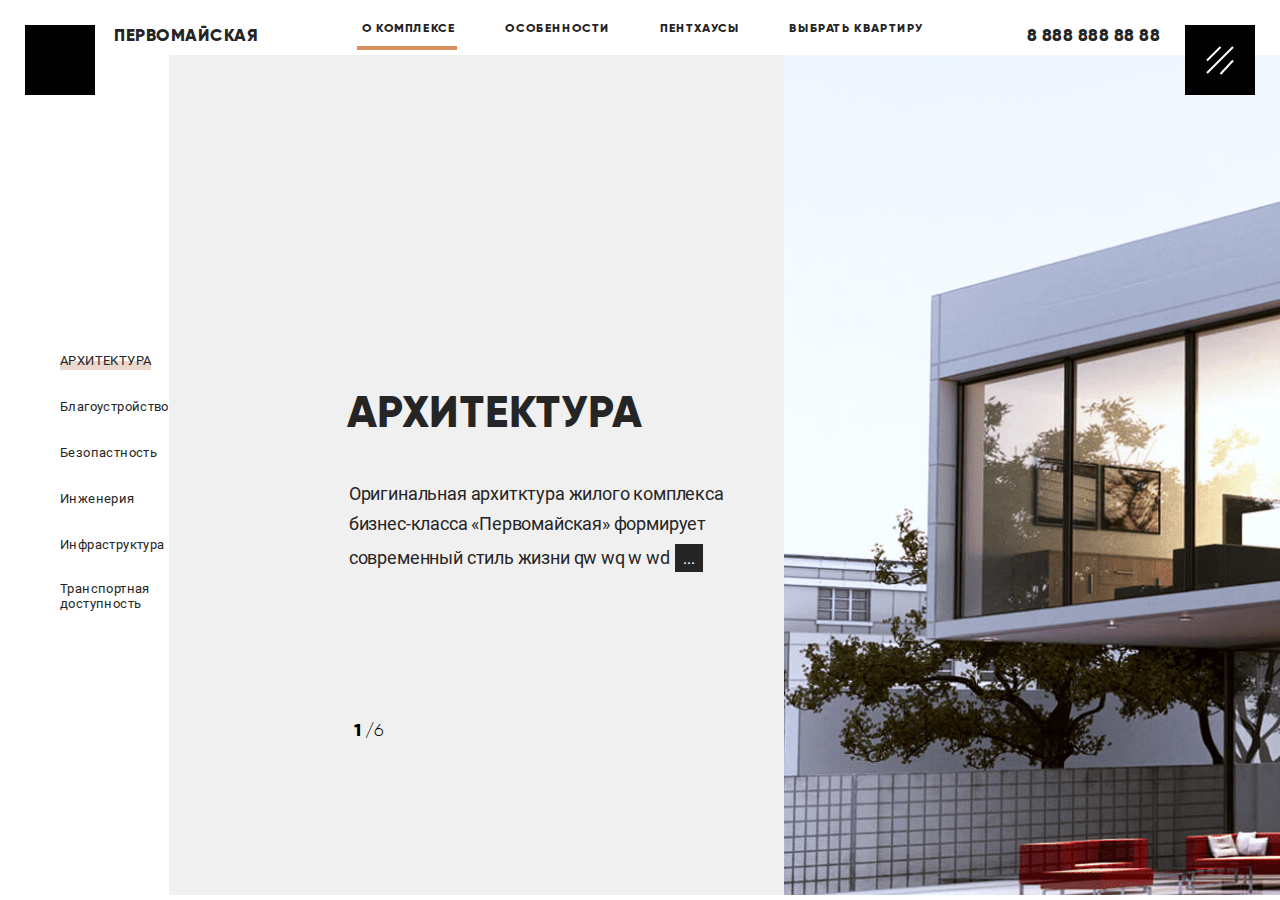
<file: index.html>
<!DOCTYPE html>
<html lang="ru">
  <head>
    <meta charset="UTF-8" />
    <meta
      name="Первомайская"
      content="Жилой комплекс, пентхаусы, безовастный дом, красивая архитектура,дом с транспортной доступностью, благоустроенный дом"
    />
    <meta property="og:title" content="Лучшие дома в городе" />
    <meta
      property="og:image"
      content="https://voldam256.github.io/forMST/images/pic1.png"
    />
    <meta property="og:image:width" content="758" />
    <meta property="og:image:height" content="840" />
    <meta property="og:description" content="Крутые дома в крутом районе" />
    <meta property="og:site_name" content="Сайт о домах компании Майский" />
    <link
      rel="apple-touch-icon"
      sizes="57x57"
      href="content/favicon/apple-icon-57x57.png"
    />
    <link
      rel="apple-touch-icon"
      sizes="60x60"
      href="content/favicon//apple-icon-60x60.png"
    />
    <link
      rel="apple-touch-icon"
      sizes="72x72"
      href="content/favicon//apple-icon-72x72.png"
    />
    <link
      rel="apple-touch-icon"
      sizes="76x76"
      href="content/favicon//apple-icon-76x76.png"
    />
    <link
      rel="apple-touch-icon"
      sizes="114x114"
      href="content/favicon//apple-icon-114x114.png"
    />
    <link
      rel="apple-touch-icon"
      sizes="120x120"
      href="content/favicon//apple-icon-120x120.png"
    />
    <link
      rel="apple-touch-icon"
      sizes="144x144"
      href="content/favicon//apple-icon-144x144.png"
    />
    <link
      rel="apple-touch-icon"
      sizes="152x152"
      href="content/favicon//apple-icon-152x152.png"
    />
    <link
      rel="apple-touch-icon"
      sizes="180x180"
      href="content/favicon//apple-icon-180x180.png"
    />
    <link
      rel="icon"
      type="image/png"
      sizes="192x192"
      href="content/favicon/favicon//android-icon-192x192.png"
    />
    <link
      rel="icon"
      type="image/png"
      sizes="32x32"
      href="content/favicon/favicon-32x32.png"
    />
    <link
      rel="icon"
      type="image/png"
      sizes="96x96"
      href="content/favicon/favicon-96x96.png"
    />
    <link
      rel="icon"
      type="image/png"
      sizes="16x16"
      href="content/favicon-16x16.png"
    />
    <link rel="manifest" href="content/favicon/manifest.json" />
    <meta name="msapplication-TileColor" content="#ffffff" />
    <meta
      name="msapplication-TileImage"
      content="content/favicon/ms-icon-144x144.png"
    />
    <meta name="theme-color" content="#ffffff" />
    <link rel="stylesheet" href="styles/style.css" />
    <title>Document</title>
  </head>
  <body>
    <div class="content">
      <header class="header">
        <a href="#" class="logo">
          <div class="logo__icon"></div>
          <div class="logo__text">Первомайская</div>
        </a>
        <div class="menu">
          <ul class="menu__list">
            <li class="menu__element">
              <a href="#" class="menu__link">О комплексе</a>
            </li>
            <li class="menu__element">
              <a href="#" class="menu__link">Особенности</a>
            </li>
            <li class="menu__element">
              <a href="#" class="menu__link">Пентхаусы</a>
            </li>
            <li class="menu__element">
              <a href="#" class="menu__link">Выбрать квартиру</a>
            </li>
          </ul>
          <div class="menu__line"></div>
        </div>
        <div class="nelogo">
          <a href="tel:+7 888 888 88 88" class="callnumber">
            8 888 888 88 88
          </a>
          <button class="burger">
            <svg>
              <use xlink:href="content/sprites/sprite.svg#line" />
            </svg>
          </button>
        </div>
      </header>
      <div class="divmain">
        <aside class="aside">
          <ul class="aside-menu">
            <li class="aside-menu__item">
              <a class="aside-menu__link" href="#"> Архитектура </a>
            </li>
            <li class="aside-menu__item">
              <a class="aside-menu__link" href="#"> Благоустройство </a>
            </li>
            <li class="aside-menu__item">
              <a class="aside-menu__link" href="#"> Безопастность </a>
            </li>
            <li class="aside-menu__item">
              <a class="aside-menu__link" href="#"> Инженерия </a>
            </li>
            <li class="aside-menu__item">
              <a class="aside-menu__link" href="#"> Инфраструктура </a>
            </li>
            <li class="aside-menu__item">
              <a class="aside-menu__link" href="#">
                Транспортная доступность
              </a>
            </li>
          </ul>
        </aside>
        <main class="main">
          <div class="description">
            <div class="description__item">
              <div class="description__main-text">Архитектура</div>
              <div class="description__semi-text">
                Оригинальная архитктура жилого комплекса бизнес-класса
                «Первомайская» формирует современный стиль жизни qw wq w wd wd w
                w dwd
              </div>
            </div>
            <div class="description__item">
              <div class="description__main-text">Благоустройство</div>
              <div class="description__semi-text">
                Запроектированные большие окна, которые пропускают много
                солнечного света, наполнят Ваши квартиры теплотой и уютом текст
                тексттексттексттексттексттексттексттекст
              </div>
            </div>
            <div class="description__item">
              <div class="description__main-text">Безопастность</div>
              <div class="description__semi-text">
                Современный двор европейского уровня - територия для детей, игр
                на свежем воздуху и вечерних текст
                тексттексттексттексттексттексттексттекст
              </div>
            </div>
            <div class="description__item">
              <div class="description__main-text">Инженерия</div>
              <div class="description__semi-text">
                Оригинальная архитектура жилого комплекса бизнес-класса
                «Первомайская» формирует современный стиль жизни текст
                тексттексттексттексттексттексттексттекст
              </div>
            </div>
            <div class="description__item">
              <div class="description__main-text">Инфраструктура</div>
              <div class="description__semi-text">
                Прекрасный вариант для тех, кто предпочитает жить в спокойном
                районе среди интеллигенции, но при этом чувствовать ритм
                мегаполиса текст тексттексттексттексттексттексттексттекст
              </div>
            </div>
            <div class="description__item">
              <div class="description__main-text">Транспортная доступность</div>
              <div class="description__semi-text">
                Жилой комплекс «Первомайска» расположен в престижном
                Академическом районе
              </div>
            </div>
            <div class="description__navigacia">
              <span class="description__navigacia-firstnumber">1</span>
              <span class="description__navigacia-second">/6</span>
            </div>
          </div>
          <div class="picture">
            <img src="images/pic5.png" class="picture__slaider" />
            <img src="images/pic4.png" class="picture__slaider" />
            <img src="images/pic3.png" class="picture__slaider" />
            <img src="images/pic2.png" class="picture__slaider" />
            <img src="images/pic1.png" class="picture__slaider" />
            <img src="images/pic0.png" class="picture__slaider" />
          </div>
        </main>
      </div>
      <div class="divmain"></div>
      <div class="divmain"></div>
      <div class="divmain"></div>
    </div>
    <footer class="footer">
      <span class="footer__content">Разработано в MST</span>
      <span class="footer__content">|</span>
      <span>2018</span>
    </footer>
  </body>
  <script src="scripts/script.js"></script>
</html>
</file>
<file: styles/style.css>
* {
  margin: 0;
  padding: 0;
}

body {
  background: #ffffff;
  height: 100vh;
  display: grid;
  grid-template-rows: 1fr auto;
  padding: 0 25px;
}

@font-face {
  font-family: Gilroy;
  src: url("../content/fonts/Gilroy-ExtraBold.woff2");
}

@font-face {
  font-family: Gilroy-lite;
  src: url("../content/fonts/Gilroy-Light.woff2");
}

@font-face {
  font-family: Roboto;
  src: url("../content/fonts/Roboto-Regular.woff2");
}

.content {
  grid-row-start: 1;
  grid-row-end: 2;
}

/*Хеад*/
.header {
  position: relative;
  display: flex;
  justify-content: space-between;
  align-items: flex-end;
  height: 95px;
  z-index: 2;
}

.logo {
  height: 70px;
  text-decoration: none;
  vertical-align: top;
}

.logo__icon {
  display: inline-block;
  width: 70px;
  height: 70px;
  background-color: black;
}

.logo__text {
  display: inline-block;
  vertical-align: top;
  margin-left: 15px;

  font: normal 800 17px/21px Gilroy;
  text-decoration: none;
  color: #262525;
  border: 0;
  letter-spacing: 0.03em;
  text-transform: uppercase;
}

.menu {
  align-self: center;
  height: 60px;
}

.menu__list {
  list-style-type: none;
}

.menu__list:after {
  content: "";
  clear: both;
  display: block;
}

.menu__element {
  transition: color 0.2s linear;
  padding-left: 25px;
  padding-right: 25px;
  float: left;
}

.menu__link {
  text-decoration: none;
  color: #262525;
  font: normal 800 12px/15px Gilroy;
  letter-spacing: 0.05em;
  text-transform: uppercase;
}

.menu__line {
  position: absolute;
  margin-top: 10px;
  margin-left: 20px;
  width: 100px;
  height: 4px;
  background-color: #d88f5e;
  z-index: 1;
  transition-duration: 0.8s;

  transform: translateX(0px) scaleX(1);
}

.nelogo {
  height: 70px;
}

.callnumber {
  vertical-align: top;
  margin-right: 20px;
  color: #262525;
  text-decoration: none;
  font: normal 800 17px/21px Gilroy;
  letter-spacing: 0.03em;
  text-transform: uppercase;
}

.burger {
  width: 70px;
  height: 70px;
  background-color: black;
  border: 0;
  outline: none;
  padding: 0;
  cursor: pointer;
}
/*


Main main


*/
.divmain {
  position: absolute;
  display: grid;
  grid-template-columns: 0.17fr 0.83fr;
  top: 55px;
  width: calc(100% - 80px);
  /*width: 100%;
  padding: 0 40px;*/
  height: 840px;
  opacity: 0;
  z-index: 0;
}

.divmain--active {
  opacity: 1;
  z-index: 1;
}

/*Асайд*/

/*aside-menu*/

.aside {
  display: flex;
  /*justify-content: center;*/
  align-items: center;
}

.aside-menu {
  margin-left: 35px;
}

.aside-menu__item {
  list-style-type: none;
  margin-top: 20px;
}

.aside-menu__link {
  position: relative;
  display: inline-block;

  font: normal 300 13px/15px Roboto;
  transition: color 0.2s linear;
  text-decoration: none;

  letter-spacing: 0.03em;

  color: #262525;
}

.aside-menu__link:after {
  content: "";
  position: relative;
  display: block;
  top: -7px;
  height: 9px;
  width: 0;
  background-color: #ebd8cc;
  opacity: 1;
  z-index: -1;
  transition-duration: 0.8s;
}

.aside-menu__link:hover:after {
  width: 100%;
}

.aside-menu__link--active {
  /*font: normal bold 14px/16px Roboto;*/
  animation: text_animate 0.4s linear;
  animation-fill-mode: both;
  text-transform: uppercase;
}

.aside-menu__link--active:after {
  width: 100%;
}

.list_content_main {
  font: normal bold 14px/16px Roboto;

  letter-spacing: 0.03em;
  text-transform: uppercase;
}

@keyframes text_animate {
  from {
    font: normal 300 13px/15px Roboto;
  }
  to {
    font: normal bold 14px/16px Roboto;
  }
}

/*


Маин



*/
.main {
  display: flex;
  justify-content: flex-end;

  height: 840px;
  z-index: 0;
}

.description {
  position: relative;
  left: 0;
  background-color: #f0f0f0;
  flex-grow: 5;
  min-width: 558px;
}

.description__item {
  position: relative;
  top: 155px;
  transition-duration: 0.8s;
  height: 0px;
  overflow: hidden;
  opacity: 0;
}

.description__item--active {
  height: 440px;
  opacity: 1;
}

.description__main-text {
  padding-top: 175px;
  padding-left: 178px;
  width: 435px;
  font: normal 800 44px/54px Gilroy;

  letter-spacing: 0.004em;
  text-transform: uppercase;

  color: #262525;
}

.description__semi-text {
  position: relative;
  top: 40px;
  margin-left: 180px;
  width: 435px;
  overflow: hidden;
  word-break: inherit;

  font: normal normal 18px/30px Roboto;
  letter-spacing: -0.01em;
  text-transform: none;

  color: #262525;
}

.description__semi-link {
  display: inline-block;
  text-decoration: none;
  text-align: center;
  width: 28px;
  height: 28px;
  color: white;
  background-color: #262525;
  font-size: 90%;
  margin: 5px;
}

.description__navigacia {
  position: absolute;
  z-index: 1;
  top: 660px;
  left: 185px;
}

.description__navigacia-firstnumber {
  font: normal normal 18px/30px Gilroy;
}

.description__navigacia-second {
  font: normal normal 18px/30px Gilroy-lite;
}

.picture {
  overflow: hidden;
  height: 840px;
  flex-grow: 5;
  width: 758px;
  max-width: 758px;
}

.picture__slaider {
  display: block;
  width: 100%;
  height: 0px;
  transition-duration: 0.8s;
  opacity: 0;
}

.picture__slaider--active {
  opacity: 1;
  height: 840px;
}

/*Футер*/
.footer {
  grid-row-start: 2;
  grid-row-end: 3;

  display: flex;
  justify-content: flex-start;
  align-items: center;

  height: 60px;

  padding-left: 35px;
  font: normal 300 13px/15px Gilroy-lite;
  /* identical to box height */
  letter-spacing: 0.03em;
  text-transform: uppercase;
  /* TextDisable */
  color: #505050;
}

.footer__content-margin {
  margin-right: 20px;
}

svg {
  width: 100%;
  height: 100%;
}
/********Spasing
top 
left
Линия
**********/
</file>
